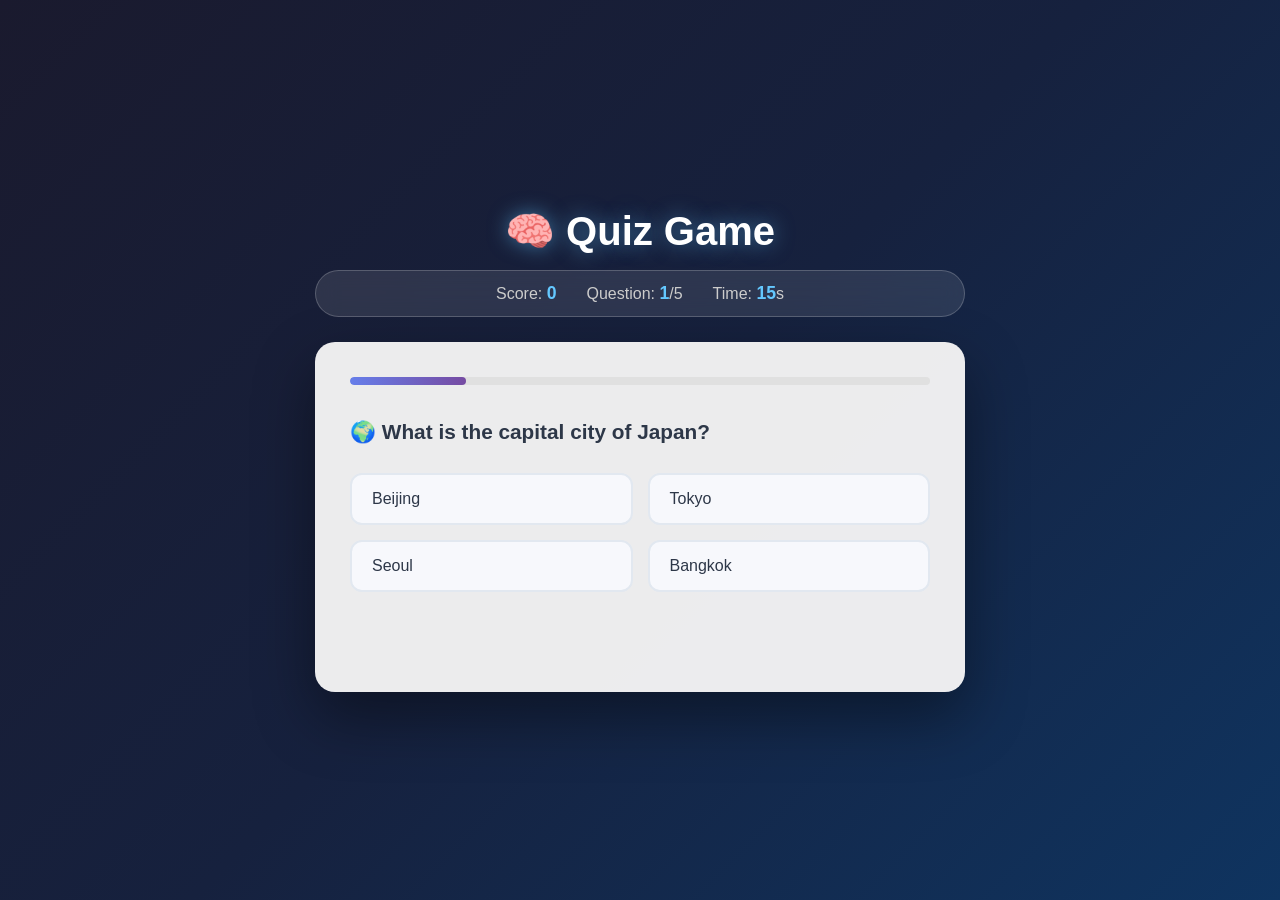
<file: quiz_game/index.html>
<!DOCTYPE html>
<html lang="en">
<head>
    <meta charset="UTF-8">
    <meta name="viewport" content="width=device-width, initial-scale=1.0">
    <title>Quiz Game</title>
    <link rel="stylesheet" href="style.css">
</head>
<body>

    <!-- MAIN CONTAINER -->
    <div class="container">

        <!-- HEADER -->
        <div class="header">
            <h1>🧠 Quiz Game</h1>
            <div class="score-board">
                <span>Score: <strong id="score">0</strong></span>
                <span>Question: <strong id="question-num">1</strong>/5</span>
                <span>Time: <strong id="timer">15</strong>s</span>
            </div>
        </div>

        <!-- QUIZ BOX -->
        <div class="quiz-box" id="quiz-box">

            <!-- PROGRESS BAR -->
            <div class="progress-bar">
                <div class="progress" id="progress"></div>
            </div>

            <!-- QUESTION -->
            <div class="question-area">
                <h2 id="question-text">Question goes here</h2>
            </div>

            <!-- OPTIONS -->
            <div class="options" id="options">
                <button class="option" id="opt0"></button>
                <button class="option" id="opt1"></button>
                <button class="option" id="opt2"></button>
                <button class="option" id="opt3"></button>
            </div>

            <!-- FEEDBACK MESSAGE -->
            <div class="feedback" id="feedback"></div>

            <!-- NEXT BUTTON -->
            <button class="next-btn" id="next-btn" style="display:none">
                Next Question →
            </button>

        </div>

        <!-- RESULT BOX (hidden at start) -->
        <div class="result-box" id="result-box" style="display:none">
            <div class="result-emoji" id="result-emoji"></div>
            <h2 id="result-title"></h2>
            <p id="result-message"></p>
            <div class="final-score">
                <span id="final-score-text"></span>
            </div>
            <button class="restart-btn" id="restart-btn">
                🔄 Play Again
            </button>
        </div>

    </div>

    <script src="script.js"></script>
</body>
</html>
</file>
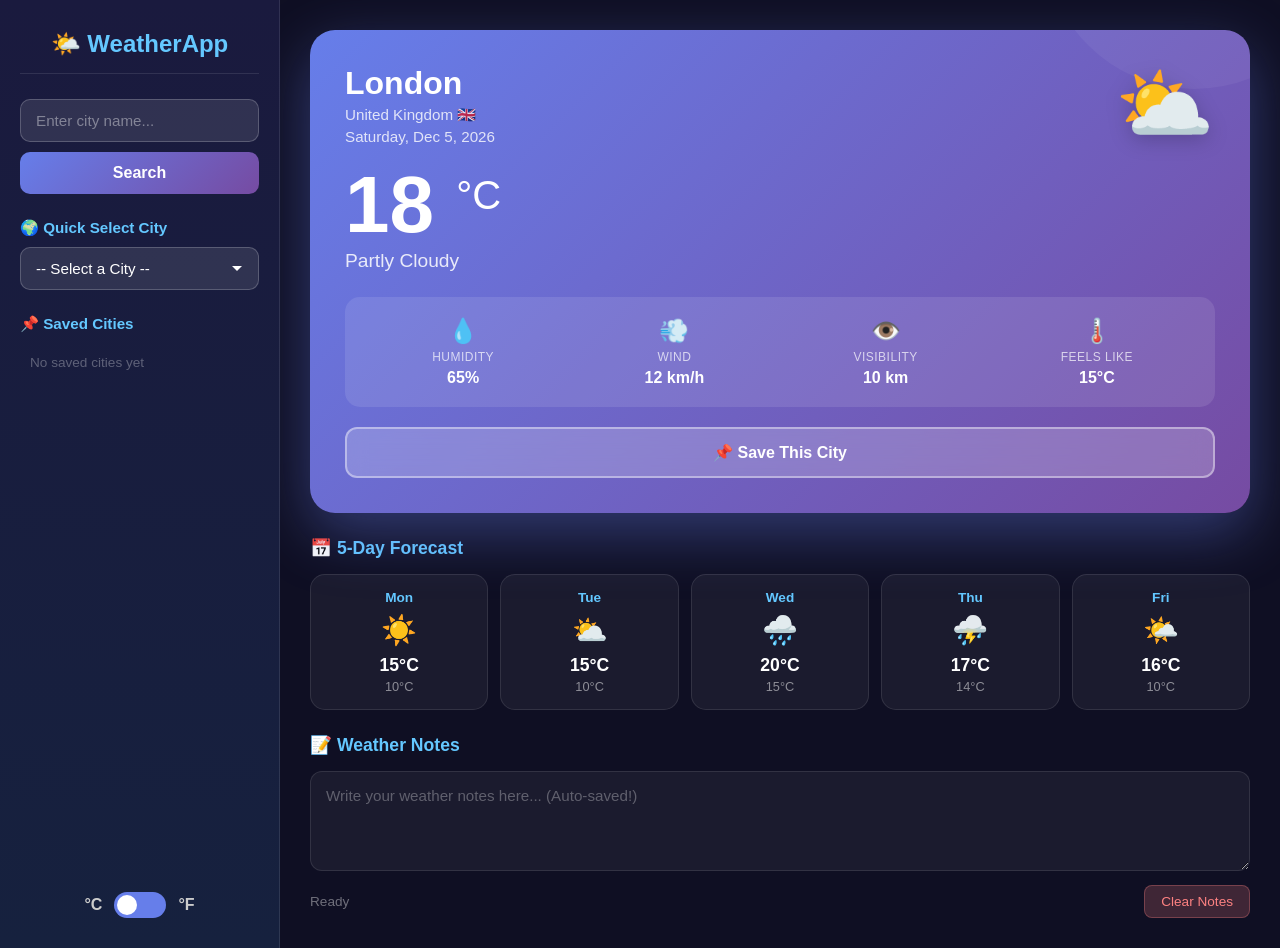
<file: weather_dashboard/index.html>
<!DOCTYPE html>
<html lang="en">
<head>
    <meta charset="UTF-8">
    <meta name="viewport" content="width=device-width, initial-scale=1.0">
    <title>Weather Dashboard</title>
    <link rel="stylesheet" href="style.css">
</head>
<body>

    <div class="app">

        <!-- ===== SIDEBAR ===== -->
        <div class="sidebar">
            <h1 class="logo">🌤️ WeatherApp</h1>

            <!-- Search -->
            <div class="search-box">
                <input
                    type="text"
                    id="city-input"
                    placeholder="Enter city name..."
                    autocomplete="off"
                />
                <button id="search-btn">Search</button>
            </div>

            <!-- Add this AFTER search-box div -->
<div class="city-selector">
    <h3>🌍 Quick Select City</h3>
    <select id="city-select">
        <option value="">-- Select a City --</option>
        <option value="london">🇬🇧 London, UK</option>
        <option value="new york">🇺🇸 New York, USA</option>
        <option value="tokyo">🇯🇵 Tokyo, Japan</option>
        <option value="paris">🇫🇷 Paris, France</option>
        <option value="dubai">🇦🇪 Dubai, UAE</option>
        <option value="sydney">🇦🇺 Sydney, Australia</option>
        <option value="moscow">🇷🇺 Moscow, Russia</option>
        <option value="mumbai">🇮🇳 Mumbai, India</option>
    </select>
</div>

            <!-- Saved Cities -->
            <div class="saved-section">
                <h3>📌 Saved Cities</h3>
                <ul id="saved-list"></ul>
            </div>

            <!-- Unit Toggle -->
            <div class="unit-toggle">
                <span>°C</span>
                <label class="switch">
                    <input type="checkbox" id="unit-toggle">
                    <span class="slider"></span>
                </label>
                <span>°F</span>
            </div>
        </div>

        <!-- ===== MAIN CONTENT ===== -->
        <div class="main">

            <!-- WEATHER CARD -->
            <div class="weather-card" id="weather-card">

                <!-- Top row -->
                <div class="card-top">
                    <div class="location">
                        <h2 id="city-name">London</h2>
                        <p id="country">United Kingdom 🇬🇧</p>
                        <p id="current-date">Monday, Jan 15, 2025</p>
                    </div>
                    <div class="weather-icon" id="weather-icon">⛅</div>
                </div>

                <!-- Temperature -->
                <div class="temperature">
                    <span id="temp">18</span>
                    <span class="degree" id="degree-unit">°C</span>
                </div>
                <p class="description" id="description">Partly Cloudy</p>

                <!-- Stats Row -->
                <div class="stats">
                    <div class="stat">
                        <span class="stat-icon">💧</span>
                        <span class="stat-label">Humidity</span>
                        <span class="stat-value" id="humidity">65%</span>
                    </div>
                    <div class="stat">
                        <span class="stat-icon">💨</span>
                        <span class="stat-label">Wind</span>
                        <span class="stat-value" id="wind">12 km/h</span>
                    </div>
                    <div class="stat">
                        <span class="stat-icon">👁️</span>
                        <span class="stat-label">Visibility</span>
                        <span class="stat-value" id="visibility">10 km</span>
                    </div>
                    <div class="stat">
                        <span class="stat-icon">🌡️</span>
                        <span class="stat-label">Feels Like</span>
                        <span class="stat-value" id="feels-like">15°C</span>
                    </div>
                </div>

                <!-- Save Button -->
                <button class="save-btn" id="save-btn">
                    📌 Save This City
                </button>
            </div>

            <!-- FORECAST SECTION -->
            <div class="forecast-section">
                <h3>📅 5-Day Forecast</h3>
                <div class="forecast" id="forecast"></div>
            </div>

            <!-- NOTES SECTION -->
            <div class="notes-section">
                <h3>📝 Weather Notes</h3>
                <textarea
                    id="notes"
                    placeholder="Write your weather notes here... (Auto-saved!)"
                    rows="4"
                ></textarea>
                <div class="notes-footer">
                    <span id="notes-status">Ready</span>
                    <button id="clear-notes">Clear Notes</button>
                </div>
            </div>

        </div>
    </div>

    <script src="script.js"></script>
</body>
</html>
</file>
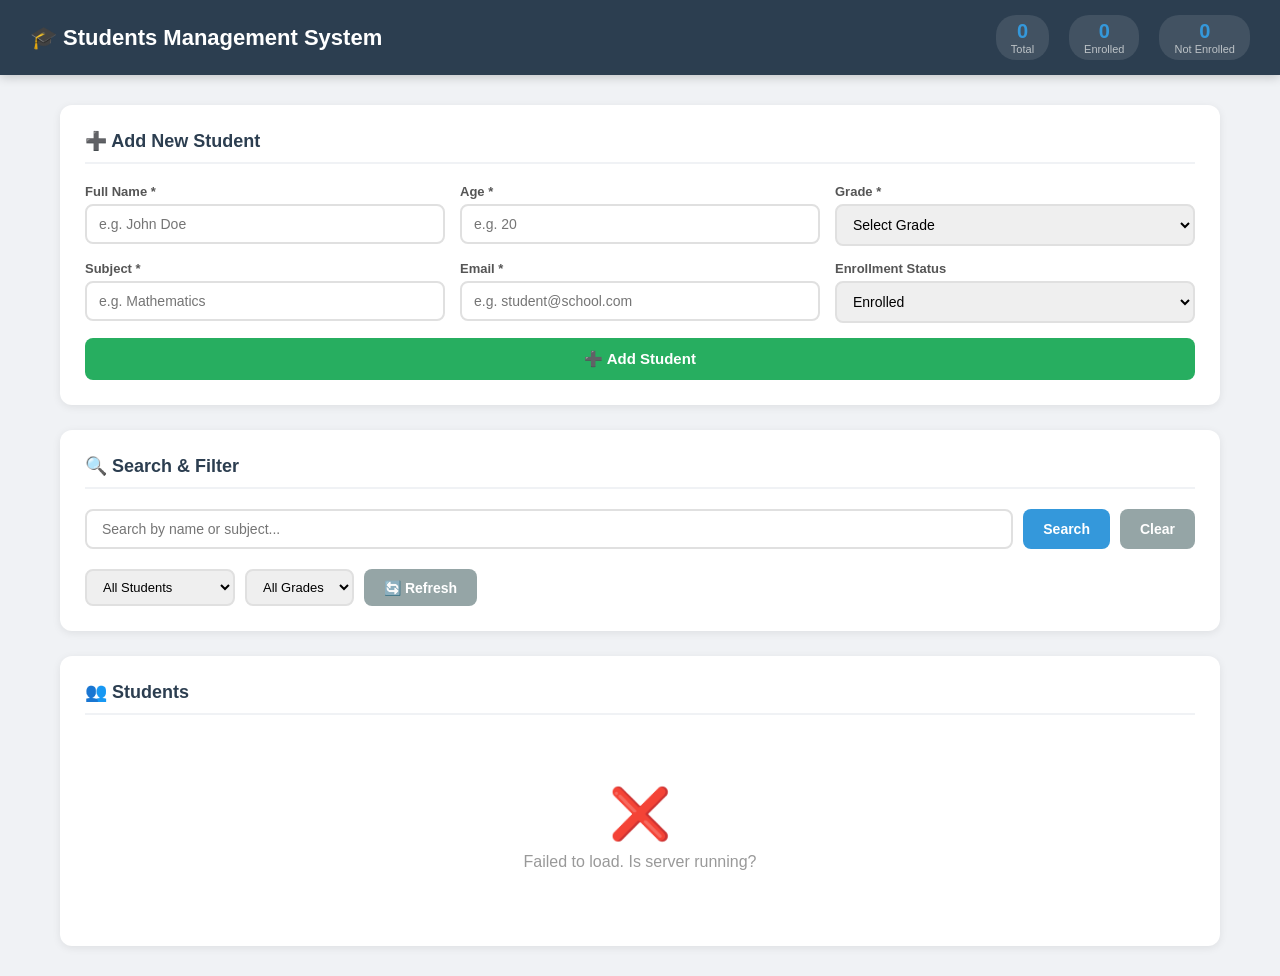
<file: student_api/static/index.html>
<!DOCTYPE html>
<html lang="en">
<head>
    <meta charset="UTF-8">
    <meta name="viewport" content="width=device-width, initial-scale=1.0">
    <title>Students Management System</title>

    <style>
        * {
            margin: 0;
            padding: 0;
            box-sizing: border-box;
            font-family: 'Segoe UI', sans-serif;
        }

        body {
            background: #f0f2f5;
            color: #333;
        }

        .navbar {
            background: #2c3e50;
            color: white;
            padding: 15px 30px;
            display: flex;
            justify-content: space-between;
            align-items: center;
            box-shadow: 0 2px 10px rgba(0,0,0,0.2);
        }

        .navbar h1 {
            font-size: 22px;
            font-weight: 600;
        }

        .nav-stats {
            display: flex;
            gap: 20px;
        }

        .nav-stat {
            text-align: center;
            background: rgba(255,255,255,0.1);
            padding: 5px 15px;
            border-radius: 20px;
        }

        .nav-stat .number {
            font-size: 20px;
            font-weight: bold;
            color: #3498db;
        }

        .nav-stat .label {
            font-size: 11px;
            color: #bdc3c7;
        }

        .container {
            max-width: 1200px;
            margin: 30px auto;
            padding: 0 20px;
        }

        .notification {
            padding: 12px 20px;
            border-radius: 8px;
            margin-bottom: 20px;
            font-weight: 500;
            display: none;
            animation: slideIn 0.3s ease;
        }

        .notification.success {
            background: #d4edda;
            color: #155724;
            border: 1px solid #c3e6cb;
        }

        .notification.error {
            background: #f8d7da;
            color: #721c24;
            border: 1px solid #f5c6cb;
        }

        @keyframes slideIn {
            from { transform: translateY(-10px); opacity: 0; }
            to   { transform: translateY(0);     opacity: 1; }
        }

        .card {
            background: white;
            border-radius: 12px;
            padding: 25px;
            margin-bottom: 25px;
            box-shadow: 0 2px 8px rgba(0,0,0,0.08);
        }

        .card h2 {
            font-size: 18px;
            color: #2c3e50;
            margin-bottom: 20px;
            padding-bottom: 10px;
            border-bottom: 2px solid #f0f2f5;
        }

        .form-grid {
            display: grid;
            grid-template-columns: 1fr 1fr 1fr;
            gap: 15px;
        }

        .form-group {
            display: flex;
            flex-direction: column;
            gap: 5px;
        }

        .form-group label {
            font-size: 13px;
            font-weight: 600;
            color: #555;
        }

        .form-group input,
        .form-group select {
            padding: 10px 12px;
            border: 2px solid #e0e0e0;
            border-radius: 8px;
            font-size: 14px;
            transition: border-color 0.2s;
            outline: none;
        }

        .form-group input:focus,
        .form-group select:focus {
            border-color: #3498db;
        }

        .btn {
            padding: 10px 20px;
            border: none;
            border-radius: 8px;
            font-size: 14px;
            font-weight: 600;
            cursor: pointer;
            transition: all 0.2s;
        }

        .btn:hover {
            transform: translateY(-1px);
            box-shadow: 0 4px 12px rgba(0,0,0,0.15);
        }

        .btn:active {
            transform: translateY(0);
        }

        .btn:disabled {
            opacity: 0.6;
            cursor: not-allowed;
            transform: none;
            box-shadow: none;
        }

        .btn-primary   { background: #3498db; color: white; }
        .btn-success   { background: #27ae60; color: white; }
        .btn-danger    { background: #e74c3c; color: white; }
        .btn-warning   { background: #f39c12; color: white; }
        .btn-secondary { background: #95a5a6; color: white; }

        .btn-full {
            width: 100%;
            margin-top: 15px;
            padding: 12px;
            font-size: 15px;
        }

        .search-bar {
            display: flex;
            gap: 10px;
            margin-bottom: 20px;
        }

        .search-bar input {
            flex: 1;
            padding: 10px 15px;
            border: 2px solid #e0e0e0;
            border-radius: 8px;
            font-size: 14px;
            outline: none;
        }

        .search-bar input:focus {
            border-color: #3498db;
        }

        .filter-bar {
            display: flex;
            gap: 10px;
            flex-wrap: wrap;
        }

        .filter-bar select {
            padding: 8px 12px;
            border: 2px solid #e0e0e0;
            border-radius: 8px;
            font-size: 13px;
            outline: none;
            cursor: pointer;
        }

        .students-grid {
            display: grid;
            grid-template-columns: repeat(auto-fill, minmax(280px, 1fr));
            gap: 15px;
        }

        .student-card {
            background: white;
            border-radius: 10px;
            padding: 20px;
            box-shadow: 0 2px 8px rgba(0,0,0,0.08);
            border-left: 4px solid #3498db;
            transition: transform 0.2s;
        }

        .student-card:hover {
            transform: translateY(-3px);
        }

        .student-card-header {
            display: flex;
            justify-content: space-between;
            align-items: flex-start;
            margin-bottom: 12px;
        }

        .student-name {
            font-size: 16px;
            font-weight: 700;
            color: #2c3e50;
        }

        .grade-badge {
            width: 35px;
            height: 35px;
            border-radius: 50%;
            display: flex;
            align-items: center;
            justify-content: center;
            font-weight: bold;
            font-size: 14px;
            color: white;
        }

        .grade-A { background: #27ae60; }
        .grade-B { background: #3498db; }
        .grade-C { background: #f39c12; }
        .grade-D { background: #e67e22; }
        .grade-F { background: #e74c3c; }

        .student-info {
            font-size: 13px;
            color: #666;
            margin-bottom: 5px;
        }

        .student-info span {
            font-weight: 600;
            color: #333;
        }

        .enrolled-badge {
            display: inline-block;
            padding: 3px 10px;
            border-radius: 20px;
            font-size: 11px;
            font-weight: 600;
            margin-top: 8px;
        }

        .enrolled-yes { background: #d4edda; color: #155724; }
        .enrolled-no  { background: #f8d7da; color: #721c24; }

        .card-actions {
            display: flex;
            gap: 8px;
            margin-top: 12px;
            padding-top: 12px;
            border-top: 1px solid #f0f2f5;
        }

        .card-actions .btn {
            flex: 1;
            padding: 7px;
            font-size: 12px;
        }

        .modal-overlay {
            display: none;
            position: fixed;
            top: 0;
            left: 0;
            width: 100%;
            height: 100%;
            background: rgba(0,0,0,0.5);
            z-index: 1000;
            justify-content: center;
            align-items: center;
        }

        .modal-overlay.active {
            display: flex;
        }

        .modal {
            background: white;
            border-radius: 12px;
            padding: 30px;
            width: 500px;
            max-width: 90vw;
            max-height: 90vh;
            overflow-y: auto;
            animation: modalIn 0.3s ease;
        }

        @keyframes modalIn {
            from { transform: scale(0.9); opacity: 0; }
            to   { transform: scale(1);   opacity: 1; }
        }

        .modal h2 {
            margin-bottom: 20px;
            color: #2c3e50;
        }

        .modal-actions {
            display: flex;
            gap: 10px;
            margin-top: 20px;
        }

        .loading {
            text-align: center;
            padding: 40px;
            color: #666;
            font-size: 16px;
            grid-column: 1 / -1;
        }

        .spinner {
            border: 3px solid #f0f2f5;
            border-top: 3px solid #3498db;
            border-radius: 50%;
            width: 40px;
            height: 40px;
            animation: spin 0.8s linear infinite;
            margin: 0 auto 15px;
        }

        @keyframes spin {
            to { transform: rotate(360deg); }
        }

        .empty-state {
            text-align: center;
            padding: 50px;
            color: #999;
            grid-column: 1 / -1;
        }

        .empty-state .icon {
            font-size: 50px;
            margin-bottom: 10px;
        }

        .empty-state p {
            font-size: 16px;
        }
    </style>
</head>

<body>

<!-- NAVBAR -->
<nav class="navbar">
    <h1>🎓 Students Management System</h1>
    <div class="nav-stats">
        <div class="nav-stat">
            <div class="number" id="stat-total">0</div>
            <div class="label">Total</div>
        </div>
        <div class="nav-stat">
            <div class="number" id="stat-enrolled">0</div>
            <div class="label">Enrolled</div>
        </div>
        <div class="nav-stat">
            <div class="number" id="stat-not-enrolled">0</div>
            <div class="label">Not Enrolled</div>
        </div>
    </div>
</nav>

<!-- MAIN CONTENT -->
<div class="container">

    <!-- Notification -->
    <div class="notification" id="notification"></div>

    <!-- ADD STUDENT FORM -->
    <div class="card">
        <h2>➕ Add New Student</h2>
        <div class="form-grid">
            <div class="form-group">
                <label>Full Name *</label>
                <input type="text" id="input-name" placeholder="e.g. John Doe">
            </div>
            <div class="form-group">
                <label>Age *</label>
                <input type="number" id="input-age" placeholder="e.g. 20" min="5" max="100">
            </div>
            <div class="form-group">
                <label>Grade *</label>
                <select id="input-grade">
                    <option value="">Select Grade</option>
                    <option value="A">A</option>
                    <option value="B">B</option>
                    <option value="C">C</option>
                    <option value="D">D</option>
                    <option value="F">F</option>
                </select>
            </div>
            <div class="form-group">
                <label>Subject *</label>
                <input type="text" id="input-subject" placeholder="e.g. Mathematics">
            </div>
            <div class="form-group">
                <label>Email *</label>
                <input type="email" id="input-email" placeholder="e.g. student@school.com">
            </div>
            <div class="form-group">
                <label>Enrollment Status</label>
                <select id="input-enrolled">
                    <option value="true">Enrolled</option>
                    <option value="false">Not Enrolled</option>
                </select>
            </div>
        </div>
        <button class="btn btn-success btn-full" id="add-btn" onclick="addStudent()">
            ➕ Add Student
        </button>
    </div>

    <!-- SEARCH & FILTER -->
    <div class="card">
        <h2>🔍 Search & Filter</h2>
        <div class="search-bar">
            <input type="text" id="search-input" placeholder="Search by name or subject..." oninput="handleSearch()">
            <button class="btn btn-primary" onclick="handleSearch()">Search</button>
            <button class="btn btn-secondary" onclick="clearSearch()">Clear</button>
        </div>
        <div class="filter-bar">
            <select id="filter-enrolled" onchange="loadStudents()">
                <option value="">All Students</option>
                <option value="true">Enrolled Only</option>
                <option value="false">Not Enrolled Only</option>
            </select>
            <select id="filter-grade" onchange="loadStudents()">
                <option value="">All Grades</option>
                <option value="A">Grade A</option>
                <option value="B">Grade B</option>
                <option value="C">Grade C</option>
                <option value="D">Grade D</option>
                <option value="F">Grade F</option>
            </select>
            <button class="btn btn-secondary" onclick="clearFiltersAndReload()">🔄 Refresh</button>
        </div>
    </div>

    <!-- STUDENTS LIST -->
    <div class="card">
        <h2>👥 Students</h2>
        <div class="students-grid" id="students-container">
            <div class="loading">
                <div class="spinner"></div>
                Loading students...
            </div>
        </div>
    </div>

</div>

<!-- EDIT MODAL -->
<div class="modal-overlay" id="edit-modal">
    <div class="modal">
        <h2>✏️ Edit Student</h2>
        <input type="hidden" id="edit-student-id">
        <div class="form-grid" style="grid-template-columns: 1fr 1fr;">
            <div class="form-group">
                <label>Full Name</label>
                <input type="text" id="edit-name" placeholder="Full Name">
            </div>
            <div class="form-group">
                <label>Age</label>
                <input type="number" id="edit-age" placeholder="Age" min="5" max="100">
            </div>
            <div class="form-group">
                <label>Grade</label>
                <select id="edit-grade">
                    <option value="A">A</option>
                    <option value="B">B</option>
                    <option value="C">C</option>
                    <option value="D">D</option>
                    <option value="F">F</option>
                </select>
            </div>
            <div class="form-group">
                <label>Subject</label>
                <input type="text" id="edit-subject" placeholder="Subject">
            </div>
            <div class="form-group">
                <label>Email</label>
                <input type="email" id="edit-email" placeholder="Email">
            </div>
            <div class="form-group">
                <label>Enrollment</label>
                <select id="edit-enrolled">
                    <option value="true">Enrolled</option>
                    <option value="false">Not Enrolled</option>
                </select>
            </div>
        </div>
        <div class="modal-actions">
            <button class="btn btn-success" id="save-edit-btn" style="flex:1" onclick="saveEdit()">
                💾 Save Changes
            </button>
            <button class="btn btn-secondary" onclick="closeModal()">
                ✖ Cancel
            </button>
        </div>
    </div>
</div>


<!-- JAVASCRIPT -->
<script>

// ── CONFIG ──────────────────────────────────────────────────
const API_URL = "http://127.0.0.1:8000";

// ── FLAGS (prevent double clicks) ────────────────────────────
let isAdding  = false;
let isSaving  = false;
let isDeleting = false;
let searchTimeout = null;


// ══════════════════════════════════════════════════════════════
// UTILITY FUNCTIONS
// ══════════════════════════════════════════════════════════════

function showNotification(message, type) {
    // type is "success" or "error"
    const notif = document.getElementById("notification");
    notif.textContent = message;
    notif.className = "notification " + type;
    notif.style.display = "block";

    setTimeout(function() {
        notif.style.display = "none";
    }, 3000);
}


function showLoading() {
    document.getElementById("students-container").innerHTML =
        '<div class="loading"><div class="spinner"></div>Loading...</div>';
}


function disableButton(btn, text) {
    btn.disabled = true;
    btn.textContent = text;
}


function enableButton(btn, text) {
    btn.disabled = false;
    btn.textContent = text;
}


// ══════════════════════════════════════════════════════════════
// LOAD STUDENTS FROM API
// ══════════════════════════════════════════════════════════════

async function loadStudents() {

    showLoading();

    // Read filter values
    var enrolled = document.getElementById("filter-enrolled").value;
    var grade    = document.getElementById("filter-grade").value;

    // Build URL with filters
    var url = API_URL + "/students";
    var params = [];

    if (enrolled !== "") {
        params.push("enrolled=" + enrolled);
    }
    if (grade !== "") {
        params.push("grade=" + grade);
    }
    if (params.length > 0) {
        url = url + "?" + params.join("&");
    }

    try {
        var response = await fetch(url);

        if (!response.ok) {
            throw new Error("Server error: " + response.status);
        }

        var students = await response.json();
        displayStudents(students);
        loadStats();

    } catch (error) {
        console.error("Error loading students:", error);
        document.getElementById("students-container").innerHTML =
            '<div class="empty-state"><div class="icon">❌</div><p>Failed to load. Is server running?</p></div>';
    }
}


// ══════════════════════════════════════════════════════════════
// DISPLAY STUDENTS AS CARDS
// ══════════════════════════════════════════════════════════════

function displayStudents(students) {

    var container = document.getElementById("students-container");

    // No students found
    if (students.length === 0) {
        container.innerHTML =
            '<div class="empty-state"><div class="icon">📭</div><p>No students found</p></div>';
        return;
    }

    // Build HTML for each student card
    var html = "";

    for (var i = 0; i < students.length; i++) {

        var s = students[i];

        // Escape single quotes in name to prevent JavaScript errors
        var safeName = s.name.replace(/'/g, "\\'");

        html += '<div class="student-card">';
        html += '  <div class="student-card-header">';
        html += '    <div class="student-name">' + s.name + '</div>';
        html += '    <div class="grade-badge grade-' + s.grade + '">' + s.grade + '</div>';
        html += '  </div>';
        html += '  <div class="student-info">📚 <span>' + s.subject + '</span></div>';
        html += '  <div class="student-info">🎂 Age: <span>' + s.age + '</span></div>';
        html += '  <div class="student-info">📧 <span>' + s.email + '</span></div>';
        html += '  <div class="student-info">🆔 ID: <span>' + s.id + '</span></div>';

        if (s.enrolled) {
            html += '  <div class="enrolled-badge enrolled-yes">✅ Enrolled</div>';
        } else {
            html += '  <div class="enrolled-badge enrolled-no">❌ Not Enrolled</div>';
        }

        html += '  <div class="card-actions">';
        html += '    <button class="btn btn-warning" onclick="openEditModal(' + s.id + ')">✏️ Edit</button>';
        html += '    <button class="btn btn-danger" onclick="deleteStudent(' + s.id + ', \'' + safeName + '\')">🗑️ Delete</button>';
        html += '  </div>';
        html += '</div>';
    }

    container.innerHTML = html;
}


// ══════════════════════════════════════════════════════════════
// ADD NEW STUDENT
// ══════════════════════════════════════════════════════════════

async function addStudent() {

    // Prevent double click
    if (isAdding) return;
    isAdding = true;

    var btn = document.getElementById("add-btn");
    disableButton(btn, "⏳ Adding...");

    // Read form values
    var name     = document.getElementById("input-name").value.trim();
    var age      = document.getElementById("input-age").value;
    var grade    = document.getElementById("input-grade").value;
    var subject  = document.getElementById("input-subject").value.trim();
    var email    = document.getElementById("input-email").value.trim();
    var enrolled = document.getElementById("input-enrolled").value === "true";

    // Validate
    if (!name || !age || !grade || !subject || !email) {
        showNotification("Please fill in all required fields!", "error");
        isAdding = false;
        enableButton(btn, "➕ Add Student");
        return;
    }

    // Build data object
    var studentData = {
        name:     name,
        age:      parseInt(age),
        grade:    grade,
        subject:  subject,
        email:    email,
        enrolled: enrolled
    };

    try {
        var response = await fetch(API_URL + "/students", {
            method: "POST",
            headers: {
                "Content-Type": "application/json"
            },
            body: JSON.stringify(studentData)
        });

        if (response.ok) {
            var created = await response.json();
            showNotification("✅ Student '" + created.name + "' added successfully!", "success");
            clearAddForm();
            loadStudents();

        } else {
            var error = await response.json();
            showNotification("❌ Error: " + error.detail, "error");
        }

    } catch (error) {
        showNotification("❌ Failed to connect to server", "error");
        console.error(error);
    }

    // Always re-enable
    isAdding = false;
    enableButton(btn, "➕ Add Student");
}


function clearAddForm() {
    document.getElementById("input-name").value     = "";
    document.getElementById("input-age").value      = "";
    document.getElementById("input-grade").value    = "";
    document.getElementById("input-subject").value  = "";
    document.getElementById("input-email").value    = "";
    document.getElementById("input-enrolled").value = "true";
}


// ══════════════════════════════════════════════════════════════
// EDIT STUDENT
// ══════════════════════════════════════════════════════════════

async function openEditModal(studentId) {
    // Fetch fresh data from API for this student
    // This avoids passing messy data through onclick attributes

    try {
        var response = await fetch(API_URL + "/students/" + studentId);

        if (!response.ok) {
            showNotification("❌ Could not load student data", "error");
            return;
        }

        var student = await response.json();

        // Fill the edit form with current data
        document.getElementById("edit-student-id").value = student.id;
        document.getElementById("edit-name").value       = student.name;
        document.getElementById("edit-age").value        = student.age;
        document.getElementById("edit-grade").value      = student.grade;
        document.getElementById("edit-subject").value    = student.subject;
        document.getElementById("edit-email").value      = student.email;
        document.getElementById("edit-enrolled").value   = student.enrolled.toString();

        // Show the modal
        document.getElementById("edit-modal").classList.add("active");

    } catch (error) {
        showNotification("❌ Failed to connect to server", "error");
        console.error(error);
    }
}


function closeModal() {
    document.getElementById("edit-modal").classList.remove("active");
}


async function saveEdit() {

    // Prevent double click
    if (isSaving) return;
    isSaving = true;

    var btn = document.getElementById("save-edit-btn");
    disableButton(btn, "⏳ Saving...");

    var studentId = document.getElementById("edit-student-id").value;

    var updateData = {
        name:     document.getElementById("edit-name").value.trim(),
        age:      parseInt(document.getElementById("edit-age").value),
        grade:    document.getElementById("edit-grade").value,
        subject:  document.getElementById("edit-subject").value.trim(),
        email:    document.getElementById("edit-email").value.trim(),
        enrolled: document.getElementById("edit-enrolled").value === "true"
    };

    // Validate
    if (!updateData.name || !updateData.age || !updateData.subject || !updateData.email) {
        showNotification("Please fill in all fields!", "error");
        isSaving = false;
        enableButton(btn, "💾 Save Changes");
        return;
    }

    try {
        var response = await fetch(API_URL + "/students/" + studentId, {
            method: "PUT",
            headers: {
                "Content-Type": "application/json"
            },
            body: JSON.stringify(updateData)
        });

        if (response.ok) {
            var updated = await response.json();
            showNotification("✅ Student '" + updated.name + "' updated!", "success");
            closeModal();
            loadStudents();

        } else {
            var error = await response.json();
            showNotification("❌ Error: " + error.detail, "error");
        }

    } catch (error) {
        showNotification("❌ Failed to connect to server", "error");
        console.error(error);
    }

    isSaving = false;
    enableButton(btn, "💾 Save Changes");
}


// ══════════════════════════════════════════════════════════════
// DELETE STUDENT
// ══════════════════════════════════════════════════════════════

async function deleteStudent(studentId, studentName) {

    // Prevent double click
    if (isDeleting) return;

    // Ask user to confirm
    var confirmed = confirm("Are you sure you want to delete '" + studentName + "'?");
    if (!confirmed) return;

    isDeleting = true;

    try {
        var response = await fetch(API_URL + "/students/" + studentId, {
            method: "DELETE"
        });

        if (response.ok) {
            showNotification("✅ Student '" + studentName + "' deleted!", "success");
            loadStudents();

        } else {
            var error = await response.json();
            showNotification("❌ Error: " + error.detail, "error");
        }

    } catch (error) {
        showNotification("❌ Failed to connect to server", "error");
        console.error(error);
    }

    isDeleting = false;
}


// ══════════════════════════════════════════════════════════════
// SEARCH
// ══════════════════════════════════════════════════════════════

function handleSearch() {
    var query = document.getElementById("search-input").value.trim();

    // Clear previous timeout
    clearTimeout(searchTimeout);

    // If empty, load all
    if (query === "") {
        loadStudents();
        return;
    }

    // Wait 400ms after typing stops, then search
    searchTimeout = setTimeout(function() {
        performSearch(query);
    }, 400);
}


async function performSearch(query) {

    showLoading();

    try {
        var response = await fetch(API_URL + "/students/search?q=" + encodeURIComponent(query));

        if (response.ok) {
            var results = await response.json();
            displayStudents(results);
        } else {
            showNotification("❌ Search failed", "error");
        }

    } catch (error) {
        showNotification("❌ Failed to connect to server", "error");
        console.error(error);
    }
}


function clearSearch() {
    document.getElementById("search-input").value = "";
    loadStudents();
}


function clearFiltersAndReload() {
    document.getElementById("search-input").value    = "";
    document.getElementById("filter-enrolled").value = "";
    document.getElementById("filter-grade").value    = "";
    loadStudents();
}


// ══════════════════════════════════════════════════════════════
// STATS
// ══════════════════════════════════════════════════════════════

async function loadStats() {

    try {
        var response = await fetch(API_URL + "/stats");

        if (response.ok) {
            var stats = await response.json();
            document.getElementById("stat-total").textContent        = stats.total_students;
            document.getElementById("stat-enrolled").textContent     = stats.enrolled;
            document.getElementById("stat-not-enrolled").textContent = stats.not_enrolled;
        }

    } catch (error) {
        console.error("Could not load stats:", error);
    }
}


// ══════════════════════════════════════════════════════════════
// CLOSE MODAL WHEN CLICKING OUTSIDE
// ══════════════════════════════════════════════════════════════

document.getElementById("edit-modal").addEventListener("click", function(event) {
    if (event.target === this) {
        closeModal();
    }
});


// ══════════════════════════════════════════════════════════════
// START - Load students when page opens
// ══════════════════════════════════════════════════════════════

loadStudents();

</script>

</body>
</html>
</file>
<file: quiz_game/style.css>
/* ===== RESET & BASE ===== */
* {
    margin: 0;
    padding: 0;
    box-sizing: border-box;
}

body {
    font-family: 'Segoe UI', Tahoma, Geneva, Verdana, sans-serif;
    background: linear-gradient(135deg, #1a1a2e, #16213e, #0f3460);
    min-height: 100vh;
    display: flex;
    justify-content: center;
    align-items: center;
    padding: 20px;
}

/* ===== MAIN CONTAINER ===== */
.container {
    width: 100%;
    max-width: 650px;
}

/* ===== HEADER ===== */
.header {
    text-align: center;
    margin-bottom: 25px;
    color: white;
}

.header h1 {
    font-size: 2.5rem;
    margin-bottom: 15px;
    text-shadow: 0 0 20px rgba(100, 200, 255, 0.5);
}

.score-board {
    display: flex;
    justify-content: center;
    gap: 30px;
    background: rgba(255, 255, 255, 0.1);
    padding: 12px 25px;
    border-radius: 50px;
    backdrop-filter: blur(10px);
    border: 1px solid rgba(255, 255, 255, 0.2);
}

.score-board span {
    color: #ccc;
    font-size: 1rem;
}

.score-board strong {
    color: #64c8ff;
    font-size: 1.1rem;
}

/* ===== QUIZ BOX ===== */
.quiz-box {
    background: rgba(248, 247, 247, 0.95);
    border-radius: 20px;
    padding: 35px;
    box-shadow: 0 25px 60px rgba(0, 0, 0, 0.4);
}

/* ===== PROGRESS BAR ===== */
.progress-bar {
    width: 100%;
    height: 8px;
    background: #e0e0e0;
    border-radius: 10px;
    margin-bottom: 30px;
    overflow: hidden;
}

.progress {
    height: 100%;
    background: linear-gradient(to right, #667eea, #764ba2);
    border-radius: 10px;
    transition: width 0.5s ease;
    width: 20%;
}

/* ===== QUESTION ===== */
.question-area {
    margin-bottom: 25px;
}

.question-area h2 {
    font-size: 1.3rem;
    color: #2d3748;
    line-height: 1.6;
    font-weight: 600;
}

/* ===== OPTIONS ===== */
.options {
    display: grid;
    grid-template-columns: 1fr 1fr;
    gap: 15px;
    margin-bottom: 20px;
}

.option {
    padding: 15px 20px;
    background: #f7f8fc;
    border: 2px solid #e2e8f0;
    border-radius: 12px;
    font-size: 1rem;
    color: #2d3748;
    cursor: pointer;
    transition: all 0.2s ease;
    text-align: left;
    font-weight: 500;
}

.option:hover:not(:disabled) {
    background: #667eea;
    color: white;
    border-color: #667eea;
    transform: translateY(-2px);
    box-shadow: 0 5px 15px rgba(102, 126, 234, 0.4);
}

/* Correct Answer */
.option.correct {
    background: #48bb78 !important;
    border-color: #48bb78 !important;
    color: white !important;
    transform: scale(1.02);
}

/* Wrong Answer */
.option.wrong {
    background: #fc8181 !important;
    border-color: #fc8181 !important;
    color: white !important;
}

/* Disabled after answer */
.option:disabled {
    cursor: not-allowed;
    opacity: 0.8;
}

/* ===== FEEDBACK ===== */
.feedback {
    text-align: center;
    font-size: 1.1rem;
    font-weight: 600;
    min-height: 30px;
    margin-bottom: 15px;
    padding: 8px;
    border-radius: 8px;
    transition: all 0.3s;
}

.feedback.correct-msg {
    color: #276749;
    background: #c6f6d5;
}

.feedback.wrong-msg {
    color: #9b2c2c;
    background: #fed7d7;
}

/* ===== NEXT BUTTON ===== */
.next-btn {
    width: 100%;
    padding: 15px;
    background: linear-gradient(135deg, #667eea, #764ba2);
    color: white;
    border: none;
    border-radius: 12px;
    font-size: 1.1rem;
    font-weight: 600;
    cursor: pointer;
    transition: all 0.3s ease;
}

.next-btn:hover {
    transform: translateY(-2px);
    box-shadow: 0 8px 25px rgba(102, 126, 234, 0.5);
}

/* ===== RESULT BOX ===== */
.result-box {
    background: rgba(255, 255, 255, 0.95);
    border-radius: 20px;
    padding: 50px 35px;
    text-align: center;
    box-shadow: 0 25px 60px rgba(0, 0, 0, 0.4);
}

.result-emoji {
    font-size: 5rem;
    margin-bottom: 20px;
    animation: bounce 0.5s ease infinite alternate;
}

@keyframes bounce {
    from { transform: translateY(0); }
    to { transform: translateY(-15px); }
}

.result-box h2 {
    font-size: 2rem;
    color: #2d3748;
    margin-bottom: 10px;
}

.result-box p {
    font-size: 1.1rem;
    color: #718096;
    margin-bottom: 20px;
}

.final-score {
    background: linear-gradient(135deg, #667eea, #764ba2);
    color: white;
    padding: 15px 30px;
    border-radius: 50px;
    font-size: 1.3rem;
    font-weight: 700;
    display: inline-block;
    margin-bottom: 30px;
}

.restart-btn {
    padding: 15px 40px;
    background: linear-gradient(135deg, #48bb78, #38a169);
    color: white;
    border: none;
    border-radius: 12px;
    font-size: 1.1rem;
    font-weight: 600;
    cursor: pointer;
    transition: all 0.3s;
}

.restart-btn:hover {
    transform: translateY(-2px);
    box-shadow: 0 8px 25px rgba(72, 187, 120, 0.4);
}

/* ===== TIMER ANIMATION ===== */
#timer.danger {
    color: #fc8181;
    animation: pulse 0.5s ease infinite;
}

@keyframes pulse {
    0% { transform: scale(1); }
    50% { transform: scale(1.3); }
    100% { transform: scale(1); }
}

/* ===== RESPONSIVE ===== */
@media (max-width: 500px) {
    .options {
        grid-template-columns: 1fr;
    }
    .header h1 {
        font-size: 1.8rem;
    }
    .score-board {
        gap: 15px;
        font-size: 0.9rem;
    }
    .quiz-box {
        padding: 25px 20px;
    }
}
</file>
<file: weather_dashboard/style.css>
/* ===== RESET & BASE ===== */
* {
    margin: 0;
    padding: 0;
    box-sizing: border-box;
}

body {
    font-family: 'Segoe UI', Tahoma, Geneva, Verdana, sans-serif;
    background: #0f0f23;
    min-height: 100vh;
    color: white;
}

/* ===== APP LAYOUT ===== */
.app {
    display: grid;
    grid-template-columns: 280px 1fr;
    min-height: 100vh;
}

/* ===== SIDEBAR ===== */
.sidebar {
    background: linear-gradient(180deg, #1a1a3e 0%, #16213e 100%);
    padding: 30px 20px;
    border-right: 1px solid rgba(255,255,255,0.1);
    display: flex;
    flex-direction: column;
    gap: 25px;
}

.logo {
    font-size: 1.5rem;
    color: #64c8ff;
    text-align: center;
    padding-bottom: 15px;
    border-bottom: 1px solid rgba(255,255,255,0.1);
}

/* ===== SEARCH BOX ===== */
.search-box {
    display: flex;
    flex-direction: column;
    gap: 10px;
}

.search-box input {
    width: 100%;
    padding: 12px 15px;
    background: rgba(255,255,255,0.1);
    border: 1px solid rgba(255,255,255,0.2);
    border-radius: 10px;
    color: white;
    font-size: 0.95rem;
    outline: none;
    transition: all 0.3s;
}

.search-box input::placeholder {
    color: rgba(255,255,255,0.4);
}

.search-box input:focus {
    border-color: #64c8ff;
    background: rgba(100, 200, 255, 0.1);
}

.search-box button {
    padding: 12px;
    background: linear-gradient(135deg, #667eea, #764ba2);
    color: white;
    border: none;
    border-radius: 10px;
    font-size: 1rem;
    font-weight: 600;
    cursor: pointer;
    transition: all 0.3s;
}

.search-box button:hover {
    transform: translateY(-2px);
    box-shadow: 0 5px 15px rgba(102,126,234,0.4);
}

/* ===== SAVED CITIES ===== */
.saved-section h3 {
    color: #64c8ff;
    margin-bottom: 12px;
    font-size: 0.95rem;
}

#saved-list {
    list-style: none;
    display: flex;
    flex-direction: column;
    gap: 8px;
    max-height: 250px;
    overflow-y: auto;
}

.saved-city-item {
    display: flex;
    justify-content: space-between;
    align-items: center;
    padding: 10px 12px;
    background: rgba(255,255,255,0.05);
    border-radius: 8px;
    border: 1px solid rgba(255,255,255,0.1);
    cursor: pointer;
    transition: all 0.2s;
    font-size: 0.9rem;
}

.saved-city-item:hover {
    background: rgba(100,200,255,0.15);
    border-color: #64c8ff;
}

.saved-city-item .delete-city {
    background: none;
    border: none;
    color: #fc8181;
    cursor: pointer;
    font-size: 0.85rem;
    padding: 2px 5px;
    border-radius: 4px;
    transition: background 0.2s;
}

.saved-city-item .delete-city:hover {
    background: rgba(252,129,129,0.2);
}

/* ===== UNIT TOGGLE ===== */
.unit-toggle {
    display: flex;
    align-items: center;
    justify-content: center;
    gap: 12px;
    margin-top: auto;
    color: #ccc;
    font-size: 1rem;
    font-weight: 600;
}

.switch {
    position: relative;
    display: inline-block;
    width: 52px;
    height: 26px;
}

.switch input {
    opacity: 0;
    width: 0;
    height: 0;
}

.slider {
    position: absolute;
    cursor: pointer;
    top: 0; left: 0; right: 0; bottom: 0;
    background: #667eea;
    border-radius: 26px;
    transition: 0.3s;
}

.slider:before {
    position: absolute;
    content: "";
    height: 20px;
    width: 20px;
    left: 3px;
    bottom: 3px;
    background: white;
    border-radius: 50%;
    transition: 0.3s;
}

input:checked + .slider {
    background: #764ba2;
}

input:checked + .slider:before {
    transform: translateX(26px);
}

/* ===== MAIN CONTENT ===== */
.main {
    padding: 30px;
    display: flex;
    flex-direction: column;
    gap: 25px;
    overflow-y: auto;
}

/* ===== WEATHER CARD ===== */
.weather-card {
    background: linear-gradient(135deg, #667eea 0%, #764ba2 100%);
    border-radius: 25px;
    padding: 35px;
    box-shadow: 0 20px 60px rgba(102,126,234,0.4);
    position: relative;
    overflow: hidden;
}

.weather-card::before {
    content: "";
    position: absolute;
    top: -50%;
    right: -10%;
    width: 300px;
    height: 300px;
    background: rgba(255,255,255,0.05);
    border-radius: 50%;
}

.card-top {
    display: flex;
    justify-content: space-between;
    align-items: flex-start;
    margin-bottom: 20px;
}

.location h2 {
    font-size: 2rem;
    font-weight: 700;
}

.location p {
    opacity: 0.8;
    margin-top: 4px;
    font-size: 0.95rem;
}

.weather-icon {
    font-size: 5rem;
    line-height: 1;
    filter: drop-shadow(0 5px 10px rgba(0,0,0,0.2));
    animation: float 3s ease-in-out infinite;
}

@keyframes float {
    0%, 100% { transform: translateY(0); }
    50% { transform: translateY(-10px); }
}

/* ===== TEMPERATURE ===== */
.temperature {
    font-size: 5rem;
    font-weight: 800;
    line-height: 1;
    margin-bottom: 5px;
}

.degree {
    font-size: 2.5rem;
    font-weight: 400;
    vertical-align: top;
    margin-top: 10px;
    display: inline-block;
}

.description {
    font-size: 1.2rem;
    opacity: 0.85;
    margin-bottom: 25px;
    text-transform: capitalize;
}

/* ===== STATS ===== */
.stats {
    display: grid;
    grid-template-columns: repeat(4, 1fr);
    gap: 15px;
    background: rgba(255,255,255,0.1);
    border-radius: 15px;
    padding: 20px;
    margin-bottom: 20px;
}

.stat {
    display: flex;
    flex-direction: column;
    align-items: center;
    gap: 5px;
}

.stat-icon {
    font-size: 1.5rem;
}

.stat-label {
    font-size: 0.75rem;
    opacity: 0.7;
    text-transform: uppercase;
    letter-spacing: 0.5px;
}

.stat-value {
    font-size: 1rem;
    font-weight: 700;
}

/* ===== SAVE BUTTON ===== */
.save-btn {
    width: 100%;
    padding: 14px;
    background: rgba(255,255,255,0.2);
    color: white;
    border: 2px solid rgba(255,255,255,0.4);
    border-radius: 12px;
    font-size: 1rem;
    font-weight: 600;
    cursor: pointer;
    transition: all 0.3s;
    backdrop-filter: blur(10px);
}

.save-btn:hover {
    background: rgba(255,255,255,0.3);
    transform: translateY(-2px);
}

/* ===== FORECAST ===== */
.forecast-section h3,
.notes-section h3 {
    color: #64c8ff;
    margin-bottom: 15px;
    font-size: 1.1rem;
}

.forecast {
    display: grid;
    grid-template-columns: repeat(5, 1fr);
    gap: 12px;
}

.forecast-day {
    background: rgba(255,255,255,0.05);
    border: 1px solid rgba(255,255,255,0.1);
    border-radius: 15px;
    padding: 15px 10px;
    text-align: center;
    transition: all 0.3s;
}

.forecast-day:hover {
    background: rgba(100,200,255,0.1);
    border-color: #64c8ff;
    transform: translateY(-3px);
}

.forecast-day .day {
    font-size: 0.85rem;
    color: #64c8ff;
    font-weight: 600;
    margin-bottom: 8px;
}

.forecast-day .f-icon {
    font-size: 1.8rem;
    margin-bottom: 8px;
}

.forecast-day .f-temp {
    font-size: 1.1rem;
    font-weight: 700;
}

.forecast-day .f-low {
    font-size: 0.8rem;
    color: rgba(255,255,255,0.5);
    margin-top: 3px;
}

/* ===== NOTES SECTION ===== */
.notes-section textarea {
    width: 100%;
    padding: 15px;
    background: rgba(255,255,255,0.05);
    border: 1px solid rgba(255,255,255,0.1);
    border-radius: 12px;
    color: white;
    font-size: 0.95rem;
    font-family: inherit;
    resize: vertical;
    outline: none;
    transition: all 0.3s;
    min-height: 100px;
}

.notes-section textarea::placeholder {
    color: rgba(255,255,255,0.3);
}

.notes-section textarea:focus {
    border-color: #64c8ff;
    background: rgba(100,200,255,0.05);
}

.notes-footer {
    display: flex;
    justify-content: space-between;
    align-items: center;
    margin-top: 10px;
}

#notes-status {
    color: rgba(255,255,255,0.4);
    font-size: 0.85rem;
}

#clear-notes {
    padding: 8px 16px;
    background: rgba(252,129,129,0.2);
    color: #fc8181;
    border: 1px solid rgba(252,129,129,0.3);
    border-radius: 8px;
    cursor: pointer;
    font-size: 0.85rem;
    transition: all 0.2s;
}

#clear-notes:hover {
    background: rgba(252,129,129,0.3);
}

/* ===== RESPONSIVE ===== */
@media (max-width: 900px) {
    .app {
        grid-template-columns: 1fr;
    }
    .sidebar {
        border-right: none;
        border-bottom: 1px solid rgba(255,255,255,0.1);
    }
    .stats {
        grid-template-columns: repeat(2, 1fr);
    }
    .forecast {
        grid-template-columns: repeat(3, 1fr);
    }
}

@media (max-width: 500px) {
    .main { padding: 20px; }
    .temperature { font-size: 3.5rem; }
    .forecast {
        grid-template-columns: repeat(2, 1fr);
    }
}

/* ===== CITY SELECTOR ===== */
.city-selector h3 {
    color: #64c8ff;
    margin-bottom: 10px;
    font-size: 0.95rem;
}

#city-select {
    width: 100%;
    padding: 12px 15px;
    background: rgba(255, 255, 255, 0.1);
    border: 1px solid rgba(255, 255, 255, 0.2);
    border-radius: 10px;
    color: white;
    font-size: 0.95rem;
    cursor: pointer;
    outline: none;
    transition: all 0.3s;

    /* Style the dropdown arrow */
    appearance: none;
    background-image: url("data:image/svg+xml,%3Csvg xmlns='http://www.w3.org/2000/svg' width='12' height='12' viewBox='0 0 12 12'%3E%3Cpath fill='white' d='M6 8L1 3h10z'/%3E%3C/svg%3E");
    background-repeat: no-repeat;
    background-position: right 15px center;
    padding-right: 40px;
}

#city-select:focus {
    border-color: #64c8ff;
    background-color: rgba(100, 200, 255, 0.1);
}

#city-select option {
    background: #1a1a3e;
    color: white;
    padding: 10px;
}

/* Selected state highlight */
#city-select:hover {
    border-color: rgba(100, 200, 255, 0.5);
}
</file>
